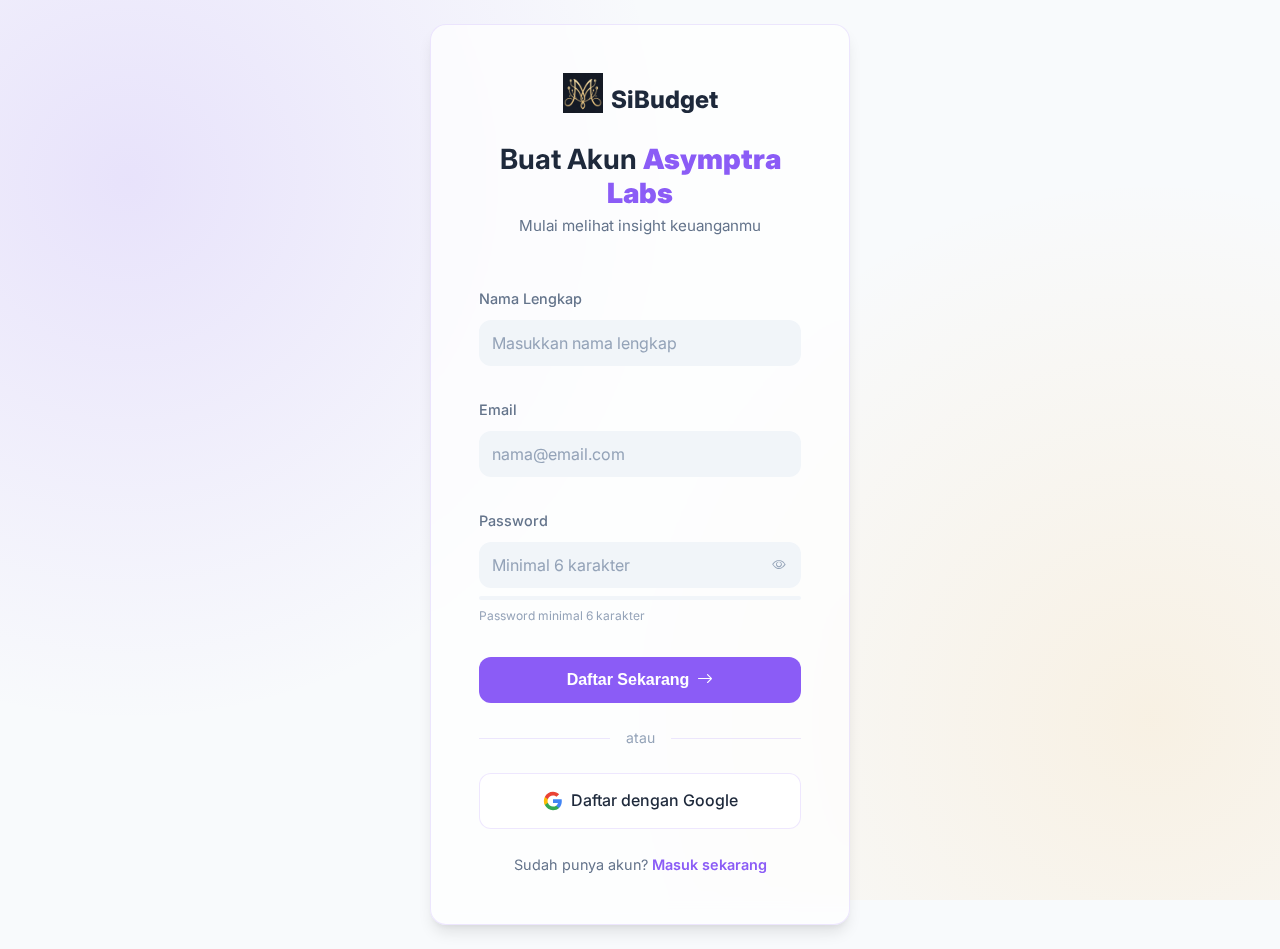
<file: templates/register.html>
<!DOCTYPE html>
<html lang="id">

<head>
    <meta charset="UTF-8">
    <meta name="viewport" content="width=device-width, initial-scale=1.0">
    <meta name="description" content="Join SIBudget - the AI-powered expense tracker that understands your emotions. Start tracking how feelings influence your spending habits.">
    <meta name="author" content="Asymptra Labs — asymptra.com">
    <meta name="robots" content="noindex, nofollow">
    <meta name="theme-color" content="#8b5cf6">
    <title>{{ title }}</title>

    <!-- Open Graph -->
    <meta property="og:type" content="website">
    <meta property="og:site_name" content="SiBudget by Asymptra">
    <meta property="og:title" content="Register - SiBudget by Asymptra | Track Your Emotional Spending">
    <meta property="og:description" content="Join SiBudget - the AI-powered emotional expense tracker by Asymptra Labs.">
    <meta property="og:image" content="https://sibudget.asymptra.com/static/assets/logo3.png">
    <meta property="og:url" content="https://sibudget.asymptra.com/register">

    <!-- Twitter Card -->
    <meta name="twitter:card" content="summary">
    <meta name="twitter:title" content="Register - SiBudget by Asymptra | Track Your Emotional Spending">
    <meta name="twitter:description" content="Join SiBudget - the AI-powered emotional expense tracker by Asymptra Labs.">
    <meta name="twitter:image" content="https://sibudget.asymptra.com/static/assets/logo3.png">

    <!-- Favicon & Icons -->
    <link rel="icon" type="image/png" href="/static/assets/logo3.png">
    <link rel="apple-touch-icon" href="/static/assets/logo3.png">
    <!-- Fonts -->
    <link rel="preconnect" href="https://fonts.googleapis.com">
    <link rel="preconnect" href="https://fonts.gstatic.com" crossorigin>
    <link href="https://fonts.googleapis.com/css2?family=Inter:wght@400;500;600;700;800&display=swap" rel="stylesheet">

    <!-- Bootstrap Icons -->
    <link rel="stylesheet" href="https://cdn.jsdelivr.net/npm/bootstrap-icons@1.11.1/font/bootstrap-icons.css">

    <!-- Styles -->
    <link rel="stylesheet" href="/static/css/main.css?v=6.0">
    <link rel="stylesheet" href="/static/css/register.css">
</head>

<body>
    <div class="auth-container">
        <div class="auth-card">
            <div class="auth-header">
                <div class="auth-logo">
                    <span class="auth-logo-icon"><img src="/static/assets/logo3.png" alt="Logo" width="40"
                            height="40"></span>
                    <span>SiBudget</span>
                </div>
                <h1 class="auth-title">Buat Akun <b style="color: var(--primary);">Asymptra Labs</b></h1>
                <p class="auth-subtitle">Mulai melihat insight keuanganmu</p>
            </div>

            <form class="auth-form" id="registerForm">
                <div class="form-group">
                    <label class="form-label" for="fullName">Nama Lengkap</label>
                    <input type="text" id="fullName" name="full_name" class="form-input"
                        placeholder="Masukkan nama lengkap" required autocomplete="name" minlength="2">
                </div>

                <div class="form-group">
                    <label class="form-label" for="email">Email</label>
                    <input type="email" id="email" name="email" class="form-input" placeholder="nama@email.com" required
                        autocomplete="email">
                </div>

                <div class="form-group">
                    <label class="form-label" for="password">Password</label>
                    <div class="password-toggle">
                        <input type="password" id="password" name="password" class="form-input"
                            placeholder="Minimal 6 karakter" required autocomplete="new-password" minlength="6">
                        <button type="button" class="toggle-btn" onclick="togglePassword()">
                            <i class="bi bi-eye" id="toggleIcon"></i>
                        </button>
                    </div>
                    <div class="password-strength">
                        <div class="password-strength-bar" id="strengthBar"></div>
                    </div>
                    <span class="form-hint" id="strengthHint">Password minimal 6 karakter</span>
                </div>

                <button type="submit" class="auth-btn" id="registerBtn">
                    <span>Daftar Sekarang</span>
                    <i class="bi bi-arrow-right"></i>
                </button>
            </form>

            <div class="auth-divider">
                <span class="auth-divider-text">atau</span>
            </div>

            <a href="/api/auth/google" class="google-btn">
                <svg class="google-icon" viewBox="0 0 24 24">
                    <path fill="#4285F4"
                        d="M22.56 12.25c0-.78-.07-1.53-.2-2.25H12v4.26h5.92c-.26 1.37-1.04 2.53-2.21 3.31v2.77h3.57c2.08-1.92 3.28-4.74 3.28-8.09z" />
                    <path fill="#34A853"
                        d="M12 23c2.97 0 5.46-.98 7.28-2.66l-3.57-2.77c-.98.66-2.23 1.06-3.71 1.06-2.86 0-5.29-1.93-6.16-4.53H2.18v2.84C3.99 20.53 7.7 23 12 23z" />
                    <path fill="#FBBC05"
                        d="M5.84 14.09c-.22-.66-.35-1.36-.35-2.09s.13-1.43.35-2.09V7.07H2.18C1.43 8.55 1 10.22 1 12s.43 3.45 1.18 4.93l2.85-2.22.81-.62z" />
                    <path fill="#EA4335"
                        d="M12 5.38c1.62 0 3.06.56 4.21 1.64l3.15-3.15C17.45 2.09 14.97 1 12 1 7.7 1 3.99 3.47 2.18 7.07l3.66 2.84c.87-2.6 3.3-4.53 6.16-4.53z" />
                </svg>
                <span>Daftar dengan Google</span>
            </a>

            <div class="auth-footer">
                <p>Sudah punya akun? <a href="/login">Masuk sekarang</a></p>
            </div>
        </div>
    </div>

    <script src="/static/js/register.js"></script>
</body>

</html>
</file>
<file: static/css/main.css>
/* Dompet Curhat - Main Stylesheet */

/* ==================== CSS Variables ==================== */
:root {
    /* Color Palette - MahaLabs Theme */
    --primary: #8b5cf6;
    /* Violet-500 */
    --primary-dark: #7c3aed;
    /* Violet-600 */
    --primary-light: #a78bfa;
    /* Violet-400 */
    --primary-subtle: #f5f3ff;
    /* Violet-50 */

    --secondary: #f59e0b;
    /* Amber-500 */
    --secondary-dark: #d97706;
    /* Amber-600 */

    /* Emotion Colors */
    --emotion-senang: #10b981;
    --emotion-sedih: #6366f1;
    --emotion-marah: #ef4444;
    --emotion-stress: #f59e0b;
    --emotion-lapar: #f97316;
    --emotion-netral: #64748b;

    /* Neutral Colors - Light Mode */
    --bg-primary: #f8fafc;
    --bg-secondary: #f1f5f9;
    --bg-card: #ffffff;
    --bg-input: #f1f5f9;

    --text-primary: #1e293b;
    --text-secondary: #64748b;
    --text-muted: #94a3b8;

    /* Glass Effect */
    --glass-bg: rgba(255, 255, 255, 0.7);
    --glass-border: rgba(139, 92, 246, 0.15);

    /* Shadows */
    --shadow-sm: 0 1px 2px rgba(0, 0, 0, 0.05);
    --shadow-md: 0 4px 6px -1px rgba(0, 0, 0, 0.1), 0 2px 4px -1px rgba(0, 0, 0, 0.06);
    --shadow-lg: 0 10px 15px -3px rgba(0, 0, 0, 0.1), 0 4px 6px -2px rgba(0, 0, 0, 0.05);
    --shadow-xl: 0 20px 25px -5px rgba(0, 0, 0, 0.1), 0 10px 10px -5px rgba(0, 0, 0, 0.04);

    /* Spacing */
    --spacing-xs: 0.25rem;
    --spacing-sm: 0.5rem;
    --spacing-md: 1rem;
    --spacing-lg: 1.5rem;
    --spacing-xl: 3rem;

    /* Border Radius */
    --radius-sm: 0.5rem;
    --radius-md: 0.75rem;
    --radius-lg: 1rem;
    --radius-full: 9999px;

    /* Font */
    --font-family: 'Inter', system-ui, -apple-system, sans-serif;
}

[data-theme="dark"] {
    /* Pitch Black Theme (OLED Friendly) */
    --bg-primary: #000000;
    --bg-secondary: #050505;
    --bg-card: #0a0a0a;
    --bg-input: #121212;

    --text-primary: #ffffff;
    --text-secondary: #cbd5e1;
    --text-muted: #64748b;

    --primary-subtle: rgba(139, 92, 246, 0.15);

    --glass-bg: rgba(5, 5, 5, 0.9);
    --glass-border: rgba(139, 92, 246, 0.25);

    --shadow-sm: 0 1px 2px rgba(0, 0, 0, 1);
    --shadow-md: 0 4px 6px -1px rgba(0, 0, 0, 0.9);

    --emotion-netral: #475569;
}

/* Transitions */
body,
.app-header,
.card,
.nav-link,
.nav-btn,
.user-btn,
.user-dropdown {
    transition: all 0.3s ease;
}

/* ==================== Reset & Base ==================== */
*,
*::before,
*::after {
    box-sizing: border-box;
    margin: 0;
    padding: 0;
}

html {
    font-size: 16px;
    scroll-behavior: smooth;
}

body {
    font-family: var(--font-family);
    background-color: var(--bg-primary);
    color: var(--text-primary);
    line-height: 1.6;
    min-height: 100vh;
    overflow-x: hidden;
    /* Aurora Gradient Background */
    background-image:
        radial-gradient(circle at 10% 20%, rgba(139, 92, 246, 0.15) 0%, transparent 40%),
        radial-gradient(circle at 90% 80%, rgba(245, 158, 11, 0.1) 0%, transparent 40%);
    background-attachment: fixed;
}

/* ==================== Chat Container ==================== */
.chat-container {
    flex: 1;
    display: flex;
    flex-direction: column;
    max-width: 800px;
    margin: 0 auto;
    width: 100%;
    padding: var(--spacing-md);
    overflow: hidden;
    position: relative;
    height: calc(100vh - 70px);
    /* Subtract header height */
}

.chat-messages {
    flex: 1;
    overflow-y: auto;
    padding: var(--spacing-sm);
    display: flex;
    flex-direction: column;
    gap: var(--spacing-md);
    scroll-behavior: smooth;
    padding-bottom: 20px;
}

/* ==================== Chat Bubbles ==================== */
.message {
    display: flex;
    gap: 12px;
    max-width: 85%;
    animation: slideUp 0.3s ease;
    align-items: flex-start;
}

.message.user {
    align-self: flex-end;
    flex-direction: row-reverse;
}

.message.assistant {
    align-self: flex-start;
}

.message-avatar {
    width: 36px;
    height: 36px;
    border-radius: 50%;
    display: flex;
    align-items: center;
    justify-content: center;
    font-size: 1.1rem;
    flex-shrink: 0;
    box-shadow: var(--shadow-sm);
}

.message.user .message-avatar {
    background: linear-gradient(135deg, var(--primary), var(--primary-dark));
    color: white;
}

.message.assistant .message-avatar {
    background: var(--bg-card);
    color: var(--primary);
    border: 1px solid var(--glass-border);
}

.message-content {
    padding: 12px 18px;
    border-radius: 18px;
    line-height: 1.6;
    font-size: 0.95rem;
    position: relative;
    word-wrap: break-word;
    box-shadow: var(--shadow-sm);
}

/* User Bubble style */
.message.user .message-content {
    background: var(--primary);
    color: white;
    border-bottom-right-radius: 4px;
}

/* Assistant Bubble style */
.message.assistant .message-content {
    background: var(--bg-card);
    color: var(--text-primary);
    border: 1px solid var(--glass-border);
    border-bottom-left-radius: 4px;
}

/* Chat Input Area */
.chat-input-container {
    background: var(--bg-card);
    border: 1px solid var(--glass-border);
    border-radius: var(--radius-full);
    padding: 8px 16px;
    display: flex;
    align-items: center;
    gap: 10px;
    box-shadow: var(--shadow-lg);
    margin-top: auto;
    /* Push to bottom */
    transition: all 0.3s ease;
}

.chat-input-container:focus-within {
    box-shadow: 0 0 0 2px rgba(139, 92, 246, 0.2), var(--shadow-lg);
    transform: translateY(-2px);
}

.chat-input {
    flex: 1;
    border: none;
    background: transparent;
    padding: 10px;
    font-size: 1rem;
    color: var(--text-primary);
    outline: none;
}

.chat-btn {
    width: 40px;
    height: 40px;
    border-radius: 50%;
    border: none;
    display: flex;
    align-items: center;
    justify-content: center;
    cursor: pointer;
    transition: all 0.2s;
    font-size: 1.1rem;
}

.chat-btn.upload {
    background: transparent;
    color: var(--text-secondary);
}

.chat-btn.upload:hover {
    background: var(--bg-secondary);
    color: var(--primary);
}

.chat-btn.send {
    background: var(--primary);
    color: white;
}

.chat-btn.send:hover {
    background: var(--primary-dark);
    transform: scale(1.05);
}

/* Quick Actions */
.quick-actions {
    display: flex;
    gap: 10px;
    overflow-x: auto;
    padding-bottom: 15px;
    margin-bottom: 10px;
    scrollbar-width: none;
    /* Hide scrollbar */
}

.quick-action {
    background: var(--bg-card);
    border: 1px solid var(--glass-border);
    padding: 8px 16px;
    border-radius: var(--radius-full);
    color: var(--text-secondary);
    font-size: 0.85rem;
    white-space: nowrap;
    cursor: pointer;
    transition: all 0.2s;
    display: flex;
    align-items: center;
    gap: 6px;
}

/* ==================== Typography ==================== */
h1,
h2,
h3,
h4,
h5,
h6 {
    font-weight: 700;
    line-height: 1.2;
    color: var(--text-primary);
}

a {
    color: var(--primary);
    text-decoration: none;
    transition: color 0.2s;
}

a:hover {
    color: var(--primary-dark);
}

/* ==================== Header & Nav ==================== */
.app-header {
    background: var(--glass-bg);
    backdrop-filter: blur(16px);
    -webkit-backdrop-filter: blur(16px);
    border-bottom: 1px solid var(--glass-border);
    position: sticky;
    top: 0;
    z-index: 50;
    height: 70px;
    display: flex;
    align-items: center;
}

.header-content {
    display: flex;
    align-items: center;
    justify-content: space-between;
    width: 100%;
    max-width: 1200px;
    margin: 0 auto;
    padding: 0 var(--spacing-lg);
}

.logo {
    display: flex;
    align-items: center;
    gap: var(--spacing-sm);
    font-size: 1.25rem;
    font-weight: 700;
    color: var(--text-primary);
}

.logo-icon {
    font-size: 1.5rem;
    color: var(--primary);
}

.nav-links {
    display: flex;
    gap: 4px;
    background: var(--bg-secondary);
    padding: 4px;
    border-radius: var(--radius-full);
}

.nav-link {
    padding: 0.5rem 1.25rem;
    border-radius: var(--radius-full);
    color: var(--text-secondary);
    font-weight: 500;
    font-size: 0.9rem;
}

.nav-link:hover {
    color: var(--text-primary);
    background: rgba(0, 0, 0, 0.03);
}

.nav-link.active {
    background: var(--bg-card);
    color: var(--primary);
    box-shadow: var(--shadow-sm);
    font-weight: 600;
}

.nav-right {
    display: flex;
    align-items: center;
    gap: var(--spacing-md);
}

.nav-btn {
    background: transparent;
    border: none;
    color: var(--text-secondary);
    font-size: 1.2rem;
    padding: 0.5rem;
    border-radius: var(--radius-full);
    cursor: pointer;
    display: flex;
    align-items: center;
    justify-content: center;
}

.nav-btn:hover {
    background: var(--bg-secondary);
    color: var(--primary);
}

/* ==================== User Menu ==================== */
.user-menu {
    position: relative;
}

.user-btn {
    display: flex;
    align-items: center;
    gap: var(--spacing-sm);
    background: transparent;
    border: none;
    cursor: pointer;
    padding: 4px 8px 4px 4px;
    border-radius: var(--radius-full);
    border: 1px solid transparent;
}

.user-btn:hover,
.user-btn:focus {
    background: var(--bg-secondary);
    border-color: var(--glass-border);
}

.user-avatar {
    width: 32px;
    height: 32px;
    border-radius: 50%;
    object-fit: cover;
}

.user-avatar-placeholder {
    width: 32px;
    height: 32px;
    border-radius: 50%;
    background: linear-gradient(135deg, var(--primary), var(--primary-dark));
    color: white;
    display: flex;
    align-items: center;
    justify-content: center;
    font-size: 0.9rem;
}

.user-name {
    font-size: 0.9rem;
    font-weight: 600;
    color: var(--text-primary);
    display: none;
    /* Hide on small screens, show on md+ */
}

@media (min-width: 768px) {
    .user-name {
        display: block;
    }
}

.user-dropdown {
    position: absolute;
    top: 100%;
    right: 0;
    margin-top: var(--spacing-sm);
    background: var(--bg-card);
    border: 1px solid var(--glass-border);
    border-radius: var(--radius-md);
    box-shadow: var(--shadow-lg);
    width: 200px;
    opacity: 0;
    transform: translateY(10px);
    pointer-events: none;
    z-index: 100;
    overflow: hidden;
}

.user-dropdown.active {
    opacity: 1;
    transform: translateY(0);
    pointer-events: auto;
}

.dropdown-header {
    padding: var(--spacing-md);
    border-bottom: 1px solid var(--bg-secondary);
}

.dropdown-email {
    display: block;
    font-size: 0.85rem;
    color: var(--text-secondary);
    white-space: nowrap;
    overflow: hidden;
    text-overflow: ellipsis;
}

.dropdown-item {
    display: flex;
    align-items: center;
    gap: var(--spacing-sm);
    padding: var(--spacing-sm) var(--spacing-md);
    color: var(--text-primary);
    font-size: 0.9rem;
    transition: background 0.2s;
}

.dropdown-item:hover {
    background: var(--bg-secondary);
    color: var(--emotion-marah);
}

/* ==================== Utilities & Components ==================== */
.btn-pill {
    padding: 0.5rem 1rem;
    border-radius: var(--radius-full);
    font-weight: 600;
    font-size: 0.9rem;
    cursor: pointer;
    border: 1px solid var(--glass-border);
    background: var(--bg-card);
    color: var(--text-primary);
    display: inline-flex;
    align-items: center;
    gap: 6px;
    transition: all 0.2s;
}

.btn-pill:hover {
    transform: translateY(-1px);
    box-shadow: var(--shadow-sm);
}

.btn-pill.primary {
    background: var(--primary);
    border-color: var(--primary);
    color: white;
}

.btn-pill.primary:hover {
    background: var(--primary-dark);
}

.btn-icon-small {
    background: var(--bg-secondary);
    width: 28px;
    height: 28px;
    border-radius: 50%;
    display: flex;
    align-items: center;
    justify-content: center;
    border: none;
    cursor: pointer;
    color: var(--text-secondary);
    transition: all 0.2s;
}

.btn-icon-small:hover {
    background: var(--primary);
    color: white;
}

/* ==================== Cards ==================== */
.card {
    background: var(--glass-bg);
    border: 1px solid var(--glass-border);
    backdrop-filter: blur(10px);
    border-radius: var(--radius-lg);
    padding: var(--spacing-lg);
    box-shadow: var(--shadow-sm);
}

.card:hover {
    box-shadow: var(--shadow-md);
    border-color: rgba(139, 92, 246, 0.3);
}

.card-header {
    display: flex;
    justify-content: space-between;
    align-items: flex-start;
    margin-bottom: var(--spacing-lg);
}

.card-title {
    font-size: 1.1rem;
    font-weight: 700;
    display: flex;
    align-items: center;
    gap: var(--spacing-sm);
}

/* ==================== Layout ==================== */
.container {
    max-width: 1200px;
    margin: 0 auto;
    padding: 0 var(--spacing-md);
}

.app-layout {
    display: flex;
    flex-direction: column;
    height: 100vh;
    overflow: hidden;
}

/* ==================== Welcome / Empty State ==================== */
.welcome-hero {
    text-align: center;
    padding: var(--spacing-xl) var(--spacing-md);
    margin-bottom: var(--spacing-lg);
    position: relative;
    z-index: 10;
}

.welcome-title {
    font-size: 3rem;
    font-weight: 800;
    line-height: 1.1;
    margin-bottom: var(--spacing-md);
    letter-spacing: -0.03em;
    background: linear-gradient(135deg, var(--primary-dark), var(--primary-light));
    -webkit-background-clip: text;
    -webkit-text-fill-color: transparent;
    background-clip: text;
}

[data-theme="dark"] .welcome-title {
    background: linear-gradient(135deg, var(--primary), var(--primary-light));
}

.welcome-subtitle {
    color: var(--text-secondary);
    font-size: 1.2rem;
    max-width: 600px;
    margin: 0 auto;
    font-weight: 400;
}

.empty-state {
    text-align: center;
    padding: var(--spacing-xl);
    color: var(--text-muted);
}

.empty-state-icon {
    font-size: 3rem;
    margin-bottom: var(--spacing-md);
}

.empty-placeholder {
    display: flex;
    flex-direction: column;
    align-items: center;
    justify-content: center;
    padding: var(--spacing-lg);
    border: 2px dashed var(--glass-border);
    border-radius: var(--radius-md);
    color: var(--text-muted);
    text-align: center;
    background: rgba(255, 255, 255, 0.02);
}

.empty-placeholder i {
    font-size: 2rem;
    margin-bottom: 8px;
    opacity: 0.5;
}

.empty-placeholder p {
    font-weight: 600;
    margin-bottom: 4px;
}

.empty-placeholder small {
    font-size: 0.8rem;
    opacity: 0.8;
}

/* ==================== Header ==================== */
/* ==================== Grid Layouts ==================== */
.dashboard-container {
    max-width: 1200px;
    margin: 0 auto;
    padding: var(--spacing-lg);
    width: 100%;
}

.dashboard-hero {
    display: flex;
    justify-content: space-between;
    align-items: flex-end;
    margin-bottom: var(--spacing-lg);
    gap: var(--spacing-md);
    flex-wrap: wrap;
}

.hero-title {
    font-size: 2rem;
    background: linear-gradient(135deg, var(--primary), var(--secondary));
    -webkit-background-clip: text;
    -webkit-text-fill-color: transparent;
    margin-bottom: var(--spacing-xs);
    line-height: 1.2;
}

.hero-subtitle {
    color: var(--text-secondary);
    font-size: 0.95rem;
}

.hero-actions {
    display: flex;
    gap: var(--spacing-md);
    flex-wrap: wrap;
    align-items: center;
    justify-content: flex-end;
}

.btn-hero-action {
    background: linear-gradient(135deg, var(--primary), var(--primary-dark));
    color: white;
    border: none;
    padding: 0.75rem 1.75rem;
    border-radius: var(--radius-full);
    font-weight: 600;
    font-size: 0.95rem;
    cursor: pointer;
    box-shadow: 0 4px 15px rgba(139, 92, 246, 0.4);
    transition: all 0.3s ease;
    letter-spacing: 0.02em;
}

.btn-hero-action:hover {
    transform: translateY(-2px);
    box-shadow: 0 8px 20px rgba(139, 92, 246, 0.5);
    filter: brightness(1.1);
}

.btn-hero-action:active {
    transform: translateY(0);
}

/* 3-Row Grid System */
/* Row 1: Weekly & Donut */
.dash-grid-top {
    display: grid;
    grid-template-columns: 1.6fr 1fr;
    gap: var(--spacing-lg);
    margin-bottom: var(--spacing-lg);
}

/* Row 2: Emotion & Savings */
.dash-grid-mid {
    display: grid;
    grid-template-columns: 1fr 1fr;
    gap: var(--spacing-lg);
    margin-bottom: var(--spacing-lg);
}

/* Row 3: Forecast & Chat */
.row-bottom {
    display: grid;
    grid-template-columns: 1fr 2fr;
    gap: var(--spacing-lg);
    margin-bottom: var(--spacing-lg);
}

@media (max-width: 900px) {

    .dash-grid-top,
    .dash-grid-mid,
    .row-bottom {
        grid-template-columns: 1fr;
    }
}

@media (max-width: 600px) {
    .nav-link {
        padding: 0.5rem 0.75rem;
        font-size: 0.85rem;
    }

    .nav-links {
        gap: 2px;
    }

    .logo-icon {
        font-size: 1.25rem;
    }

    .logo span:not(.logo-icon) {
        display: none;
    }

    .hero-actions {
        display: flex;
        width: 100%;
        margin-top: var(--spacing-md);
    }

    .btn-hero-action {
        width: 100%;
        text-align: center;
        justify-content: center;
        display: flex;
        padding: 0.85rem 1.5rem;
    }

    .btn-pill {
        width: 100%;
        text-align: center;
        justify-content: center;
        padding: 0.75rem 1rem;
        font-size: 0.9rem;
    }
}

/* ==================== Specific Card Styles ==================== */
/* Weekly Card */
.weekly-body-v2 {
    display: flex;
    justify-content: space-between;
    align-items: center;
}

.metric-big {
    display: flex;
    flex-direction: column;
}

.metric-label {
    font-size: 0.9rem;
    color: var(--text-muted);
}

.metric-value {
    font-size: 2.5rem;
    font-weight: 800;
    line-height: 1.1;
    color: var(--text-primary);
}

.metric-change {
    margin-top: 4px;
    font-size: 0.9rem;
    font-weight: 600;
}

.mini-chart-container {
    width: 60%;
    height: 100px;
}

.weekly-bars {
    display: flex;
    justify-content: space-between;
    align-items: flex-end;
    height: 100%;
}

.weekly-bar {
    display: flex;
    flex-direction: column;
    align-items: center;
    gap: 4px;
    flex: 1;
}

.bar-fill {
    width: 12px;
    background: var(--primary-light);
    border-radius: 10px;
    transition: height 0.5s ease;
}

.bar-label {
    font-size: 0.7rem;
    color: var(--text-muted);
}

/* Category Donut */
.category-body {
    display: flex;
    align-items: center;
    gap: var(--spacing-lg);
}

.chart-wrapper {
    width: 140px;
    height: 140px;
    position: relative;
    flex-shrink: 0;
}

.category-legend {
    display: flex;
    flex-direction: column;
    gap: 6px;
    font-size: 0.85rem;
}

.legend-item {
    display: flex;
    align-items: center;
    gap: 8px;
    color: var(--text-secondary);
}

.legend-color {
    width: 10px;
    height: 10px;
    border-radius: 50%;
}

/* Emotion Card */
.emotion-body-v2 {
    display: flex;
    flex-direction: column;
    gap: var(--spacing-md);
}

.emotion-main {
    display: flex;
    justify-content: space-between;
    align-items: center;
}

.emotion-badge {
    display: inline-flex;
    align-items: center;
    gap: 8px;
    padding: 0.5rem 1rem;
    border-radius: var(--radius-full);
    font-weight: 600;
    background: var(--bg-secondary);
}

.emotion-badge.large {
    font-size: 1.1rem;
}

.emotion-correlation {
    background: rgba(139, 92, 246, 0.05);
    border-left: 3px solid var(--primary);
    padding: var(--spacing-md);
    border-radius: 0 var(--radius-md) var(--radius-md) 0;
    font-size: 0.9rem;
    color: var(--text-secondary);
}

/* Forecast Card */
.forecast-card {
    background: linear-gradient(135deg, #059669, #047857);
    border: none;
    color: white;
    display: flex;
    align-items: center;
    gap: var(--spacing-lg);
}

.forecast-icon {
    font-size: 2.5rem;
    opacity: 0.9;
}

.forecast-title {
    text-transform: uppercase;
    letter-spacing: 1px;
    font-size: 0.75rem;
    opacity: 0.9;
    font-weight: 700;
    margin-bottom: 4px;
    color: rgba(255, 255, 255, 0.9);
}

.forecast-text {
    font-size: 1.1rem;
    font-weight: 600;
    line-height: 1.4;
    color: white;
}

/* Chat Compact */
.chat-compact {
    cursor: pointer;
    display: flex;
    flex-direction: column;
    justify-content: center;
}

.chat-input-fake {
    display: flex;
    align-items: center;
    justify-content: space-between;
    background: var(--bg-input);
    padding: 0.75rem 1rem;
    border-radius: var(--radius-full);
    color: var(--text-muted);
    border: 1px solid var(--glass-border);
}

.chat-badge-new {
    background: var(--emotion-senang);
    color: white;
    font-size: 0.7rem;
    padding: 2px 8px;
    border-radius: var(--radius-full);
    font-weight: 700;
}

/* ==================== Modal ==================== */
dialog.modal {
    border: none;
    border-radius: var(--radius-lg);
    background: transparent;
    padding: 0;
    width: 90%;
    max-width: 480px;
    margin: auto;
}

dialog.modal::backdrop {
    background: rgba(0, 0, 0, 0.3);
    backdrop-filter: blur(4px);
}

.modal-content {
    background: var(--bg-card);
    padding: var(--spacing-lg);
    border-radius: var(--radius-lg);
    border: 1px solid var(--glass-border);
    box-shadow: var(--shadow-xl);
}

.modal-header {
    display: flex;
    justify-content: space-between;
    align-items: center;
    margin-bottom: var(--spacing-lg);
}

.btn-close {
    background: transparent;
    border: none;
    font-size: 1.5rem;
    cursor: pointer;
    color: var(--text-muted);
}

.form-group {
    margin-bottom: var(--spacing-md);
}

.form-group label {
    display: block;
    margin-bottom: 6px;
    font-size: 0.9rem;
    font-weight: 500;
    color: var(--text-secondary);
}

.form-group input,
.form-group select {
    width: 100%;
    padding: 0.75rem;
    border-radius: var(--radius-md);
    background: var(--bg-input);
    border: 1px solid transparent;
    color: var(--text-primary);
    font-family: inherit;
    transition: all 0.2s;
}

.form-group input:focus,
.form-group select:focus {
    outline: none;
    border-color: var(--primary);
    background: var(--bg-card);
}

.modal-actions {
    display: flex;
    justify-content: flex-end;
    gap: var(--spacing-sm);
    margin-top: var(--spacing-lg);
}

/* ==================== Animations ==================== */
@keyframes slideUp {
    from {
        opacity: 0;
        transform: translateY(20px);
    }

    to {
        opacity: 1;
        transform: translateY(0);
    }
}

.animate-enter {
    animation: slideUp 0.6s cubic-bezier(0.16, 1, 0.3, 1) forwards;
    opacity: 0;
    /* Starte hidden */
}

.animate-delay-1 {
    animation-delay: 0.1s;
}

.animate-delay-2 {
    animation-delay: 0.2s;
}

.animate-delay-3 {
    animation-delay: 0.3s;
}

.animate-delay-4 {
    animation-delay: 0.4s;
}

/* ==================== Expense Saved Card ==================== */
.expense-saved-card {
    background: var(--bg-card);
    border: 1px solid var(--glass-border);
    border-radius: var(--radius-md);
    margin-top: 12px;
    overflow: hidden;
    box-shadow: var(--shadow-sm);
    animation: fadeIn 0.4s ease;
}

.saved-header {
    display: flex;
    justify-content: space-between;
    align-items: center;
    padding: 10px 14px;
    background: var(--bg-secondary);
    border-bottom: 1px solid var(--glass-border);
}

.saved-badge {
    display: inline-flex;
    align-items: center;
    gap: 6px;
    font-size: 0.8rem;
    font-weight: 700;
    color: var(--emotion-senang);
    background: rgba(16, 185, 129, 0.1);
    padding: 4px 10px;
    border-radius: var(--radius-full);
}

.edit-toggle-btn {
    background: transparent;
    border: 1px solid var(--glass-border);
    color: var(--text-secondary);
    font-size: 0.8rem;
    padding: 4px 10px;
    border-radius: var(--radius-sm);
    cursor: pointer;
    transition: all 0.2s;
    font-weight: 500;
    display: flex;
    align-items: center;
    gap: 4px;
}

.edit-toggle-btn:hover {
    background: var(--bg-card);
    color: var(--primary);
    border-color: var(--primary);
}

.saved-details {
    padding: 14px;
}

.saved-row {
    display: flex;
    justify-content: space-between;
    align-items: center;
    margin-bottom: 8px;
    font-size: 0.9rem;
}

.saved-row:last-child {
    margin-bottom: 0;
}

.saved-label {
    color: var(--text-muted);
}

.saved-value {
    font-weight: 600;
    color: var(--text-primary);
    text-align: right;
}

.saved-value.amount {
    font-family: monospace;
    font-size: 1rem;
    color: var(--primary);
}

.saved-value.emotion {
    font-size: 0.8rem;
    padding: 2px 8px;
    border-radius: var(--radius-sm);
    color: white;
}

.saved-value.emotion.emotion-senang {
    background: var(--emotion-senang);
}

.saved-value.emotion.emotion-sedih {
    background: var(--emotion-sedih);
}

.saved-value.emotion.emotion-marah {
    background: var(--emotion-marah);
}

.saved-value.emotion.emotion-stress {
    background: var(--emotion-stress);
}

.saved-value.emotion.emotion-lapar {
    background: var(--emotion-lapar);
}

.saved-value.emotion.emotion-netral {
    background: var(--emotion-netral);
}

/* Edit Form Styles */
.edit-form {
    padding: 14px;
    background: var(--bg-input);
}

.edit-row {
    margin-bottom: 12px;
}

.edit-row label {
    display: block;
    font-size: 0.8rem;
    color: var(--text-secondary);
    margin-bottom: 4px;
    font-weight: 500;
}

.edit-input {
    width: 100%;
    padding: 8px;
    border: 1px solid var(--glass-border);
    border-radius: var(--radius-sm);
    font-size: 0.9rem;
    background: var(--bg-card);
    color: var(--text-primary);
    transition: border-color 0.2s;
}

.edit-input:focus {
    outline: none;
    border-color: var(--primary);
    box-shadow: 0 0 0 2px rgba(139, 92, 246, 0.1);
}

.edit-actions {
    display: flex;
    gap: 8px;
    margin-top: 16px;
}

.edit-btn {
    flex: 1;
    padding: 8px;
    border: none;
    border-radius: var(--radius-sm);
    font-size: 0.9rem;
    font-weight: 600;
    cursor: pointer;
    display: flex;
    align-items: center;
    justify-content: center;
    gap: 6px;
    transition: transform 0.1s;
}

.edit-btn:active {
    transform: scale(0.98);
}

.edit-btn.save {
    background: var(--primary);
    color: white;
}

.edit-btn.save:hover {
    background: var(--primary-dark);
}

.edit-btn.cancel {
    background: transparent;
    border: 1px solid var(--glass-border);
    color: var(--text-secondary);
}

.edit-btn.cancel:hover {
    background: rgba(0, 0, 0, 0.05);
    color: var(--text-primary);
}

@keyframes fadeIn {
    from {
        opacity: 0;
        transform: translateY(5px);
    }

    to {
        opacity: 1;
        transform: translateY(0);
    }
}

/* ==================== SAVINGS/BUDGET ITEMS ==================== */
.savings-item {
    background: var(--glass-bg);
    border: 1px solid var(--glass-border);
    border-radius: var(--radius-lg);
    padding: var(--spacing-md);
    cursor: pointer;
    transition: all 0.3s ease;
    margin-bottom: var(--spacing-sm);
}

.savings-item:hover {
    transform: translateY(-2px);
    box-shadow: var(--shadow-md);
    border-color: var(--primary);
}

.savings-item.over-budget {
    background: linear-gradient(135deg, rgba(239, 68, 68, 0.15), rgba(220, 38, 38, 0.1));
    border-color: var(--emotion-marah);
    animation: pulse-warning 2s ease-in-out infinite;
}

.savings-item.over-budget:hover {
    border-color: var(--emotion-marah);
    box-shadow: 0 4px 20px rgba(239, 68, 68, 0.3);
}

@keyframes pulse-warning {

    0%,
    100% {
        box-shadow: 0 0 0 0 rgba(239, 68, 68, 0.4);
    }

    50% {
        box-shadow: 0 0 0 10px rgba(239, 68, 68, 0);
    }
}

.savings-info {
    display: flex;
    flex-direction: column;
    gap: var(--spacing-xs);
    margin-bottom: var(--spacing-sm);
}

.savings-name {
    font-size: 1rem;
    font-weight: 600;
    color: var(--text-primary);
    display: flex;
    align-items: center;
    gap: 8px;
}

.warning-icon {
    color: var(--emotion-marah);
    font-size: 1.1rem;
    animation: shake 0.5s ease-in-out infinite;
}

@keyframes shake {

    0%,
    100% {
        transform: translateX(0);
    }

    25% {
        transform: translateX(-3px);
    }

    75% {
        transform: translateX(3px);
    }
}

.savings-progress-text {
    font-size: 0.9rem;
    color: var(--text-secondary);
}

.savings-item.over-budget .savings-progress-text {
    color: var(--emotion-marah);
    font-weight: 600;
}

.savings-period-label {
    font-size: 0.75rem;
    color: var(--text-muted);
    background: var(--bg-secondary);
    display: inline-block;
    padding: 0.15rem 0.5rem;
    border-radius: var(--radius-full);
    width: fit-content;
}

.progress-bar-bg {
    width: 100%;
    height: 8px;
    background: var(--bg-secondary);
    border-radius: var(--radius-full);
    overflow: hidden;
}

.progress-bar-fill {
    height: 100%;
    background: linear-gradient(90deg, var(--primary), var(--secondary));
    border-radius: var(--radius-full);
    transition: width 0.5s ease, background 0.3s ease;
}

.progress-bar-fill.over-budget {
    background: linear-gradient(90deg, var(--emotion-marah), #dc2626);
}

/* Utility to hide elements visually */
.hidden-input {
    display: none !important;
}

/* Chat Input Wrapper & File Preview */
.chat-input-wrapper {
    background: var(--bg-surface);
    padding: 0 0;
    width: 100%;
    margin-top: auto;
    position: relative;
    z-index: 100;
}

.file-preview {
    margin-bottom: 8px;
    animation: slideUp 0.2s ease;
    padding: 0 8px;
}

/* ... rest of the file ... */

.preview-card {
    display: inline-flex;
    align-items: center;
    background: var(--bg-card);
    border: 1px solid var(--glass-border);
    border-radius: var(--radius-md);
    padding: 6px 10px;
    gap: 10px;
    box-shadow: var(--shadow-sm);
    max-width: 100%;
}

.preview-icon {
    font-size: 1.2rem;
    color: var(--primary);
    display: flex;
    align-items: center;
}

.preview-info {
    display: flex;
    flex-direction: column;
    min-width: 0;
}

.preview-name {
    font-size: 0.85rem;
    font-weight: 500;
    color: var(--text-primary);
    white-space: nowrap;
    overflow: hidden;
    text-overflow: ellipsis;
    max-width: 150px;
}

.preview-size {
    font-size: 0.7rem;
    color: var(--text-muted);
}

.btn-remove-file {
    background: none;
    border: none;
    color: var(--text-secondary);
    cursor: pointer;
    padding: 2px;
    display: flex;
    align-items: center;
    border-radius: 50%;
    transition: all 0.2s;
    margin-left: 4px;
}

.btn-remove-file:hover {
    background: var(--bg-secondary);
    color: var(--emotion-marah);
}

.chat-input-container {
    background: var(--bg-card);
    border: 1px solid var(--glass-border);
    border-radius: var(--radius-full);
    padding: 6px 6px 6px 12px;
    display: flex;
    align-items: center;
    gap: 8px;
    box-shadow: var(--shadow-md);
    transition: all 0.3s ease;
}

.chat-input-container:focus-within {
    border-color: var(--primary);
    box-shadow: 0 4px 12px rgba(99, 102, 241, 0.15);
}

.chat-btn.upload {
    color: var(--text-secondary);
    width: 32px;
    height: 32px;
}

.chat-btn.upload:hover {
    color: var(--primary);
    background: var(--bg-secondary);
}
</file>
<file: static/css/register.css>
.auth-container {
        min-height: 100vh;
        display: flex;
        align-items: center;
        justify-content: center;
        padding: var(--spacing-lg);
    }

    .auth-card {
        background: var(--glass-bg);
        border: 1px solid var(--glass-border);
        border-radius: var(--radius-lg);
        padding: var(--spacing-xl);
        width: 100%;
        max-width: 420px;
        backdrop-filter: blur(10px);
        box-shadow: var(--shadow-lg);
    }

    .auth-header {
        text-align: center;
        margin-bottom: var(--spacing-xl);
    }

    .auth-logo {
        display: inline-flex;
        align-items: center;
        gap: var(--spacing-sm);
        font-size: 1.5rem;
        font-weight: 800;
        color: var(--text-primary);
        margin-bottom: var(--spacing-md);
    }

    .auth-logo-icon {
        font-size: 2rem;
        background: linear-gradient(135deg, #4c1d95, #8b5cf6);
        -webkit-background-clip: text;
        -webkit-text-fill-color: transparent;
        background-clip: text;
    }

    .auth-title {
        font-size: 1.75rem;
        font-weight: 700;
        color: var(--text-primary);
        margin-bottom: var(--spacing-xs);
    }

    .auth-subtitle {
        color: var(--text-secondary);
        font-size: 0.95rem;
    }

    .auth-form {
        display: flex;
        flex-direction: column;
        gap: var(--spacing-md);
    }

    .form-group {
        display: flex;
        flex-direction: column;
        gap: var(--spacing-xs);
    }

    .form-label {
        color: var(--text-secondary);
        font-size: 0.875rem;
        font-weight: 500;
    }

    .form-input {
        background: var(--bg-input);
        border: 1px solid var(--glass-border);
        border-radius: var(--radius-md);
        padding: 0.75rem 1rem;
        font-size: 1rem;
        color: var(--text-primary);
        transition: all 0.2s ease;
        outline: none;
    }

    .form-input:focus {
        border-color: var(--primary);
        box-shadow: 0 0 0 3px rgba(124, 58, 237, 0.1);
    }

    .form-input::placeholder {
        color: var(--text-muted);
    }

    .form-hint {
        font-size: 0.75rem;
        color: var(--text-muted);
        margin-top: 2px;
    }

    .auth-btn {
        background: var(--primary);
        color: white;
        border: none;
        border-radius: var(--radius-md);
        padding: 0.875rem 1.5rem;
        font-size: 1rem;
        font-weight: 600;
        cursor: pointer;
        transition: all 0.2s ease;
        display: flex;
        align-items: center;
        justify-content: center;
        gap: var(--spacing-sm);
    }

    .auth-btn:hover {
        background: var(--primary-dark);
        transform: translateY(-1px);
        box-shadow: var(--shadow-md);
    }

    .auth-btn:disabled {
        opacity: 0.6;
        cursor: not-allowed;
        transform: none;
    }

    .auth-divider {
        display: flex;
        align-items: center;
        gap: var(--spacing-md);
        margin: var(--spacing-lg) 0;
    }

    .auth-divider::before,
    .auth-divider::after {
        content: "";
        flex: 1;
        height: 1px;
        background: var(--glass-border);
    }

    .auth-divider-text {
        color: var(--text-muted);
        font-size: 0.875rem;
    }

    .google-btn {
        background: white;
        color: var(--text-primary);
        border: 1px solid var(--glass-border);
        border-radius: var(--radius-md);
        padding: 0.875rem 1.5rem;
        font-size: 1rem;
        font-weight: 500;
        cursor: pointer;
        transition: all 0.2s ease;
        display: flex;
        align-items: center;
        justify-content: center;
        gap: var(--spacing-sm);
        width: 100%;
        text-decoration: none;
    }

    .google-btn:hover {
        background: var(--bg-secondary);
        border-color: var(--primary-light);
        transform: translateY(-1px);
        box-shadow: var(--shadow-sm);
        color: var(--text-primary);
    }

    .google-icon {
        width: 20px;
        height: 20px;
    }

    .auth-footer {
        text-align: center;
        margin-top: var(--spacing-lg);
        color: var(--text-secondary);
        font-size: 0.9rem;
    }

    .auth-footer a {
        color: var(--primary);
        font-weight: 600;
    }

    .auth-footer a:hover {
        text-decoration: underline;
    }

    .auth-error {
        background: rgba(239, 68, 68, 0.1);
        border: 1px solid rgba(239, 68, 68, 0.3);
        color: #dc2626;
        padding: var(--spacing-md);
        border-radius: var(--radius-md);
        font-size: 0.9rem;
        margin-bottom: var(--spacing-md);
        display: flex;
        align-items: center;
        gap: var(--spacing-sm);
    }

    .auth-success {
        background: rgba(16, 185, 129, 0.1);
        border: 1px solid rgba(16, 185, 129, 0.3);
        color: #059669;
        padding: var(--spacing-md);
        border-radius: var(--radius-md);
        font-size: 0.9rem;
        margin-bottom: var(--spacing-md);
        display: flex;
        align-items: center;
        gap: var(--spacing-sm);
    }

    .password-toggle {
        position: relative;
    }

    .password-toggle .toggle-btn {
        position: absolute;
        right: 12px;
        top: 50%;
        transform: translateY(-50%);
        background: none;
        border: none;
        color: var(--text-muted);
        cursor: pointer;
        padding: 4px;
    }

    .password-toggle .toggle-btn:hover {
        color: var(--text-primary);
    }

    .password-strength {
        height: 4px;
        background: var(--bg-input);
        border-radius: 2px;
        margin-top: var(--spacing-xs);
        overflow: hidden;
    }

    .password-strength-bar {
        height: 100%;
        width: 0;
        transition: all 0.3s ease;
        border-radius: 2px;
    }

    .password-strength-bar.weak {
        width: 33%;
        background: #ef4444;
    }

    .password-strength-bar.medium {
        width: 66%;
        background: #f59e0b;
    }

    .password-strength-bar.strong {
        width: 100%;
        background: #10b981;
    }

    @media (max-width: 480px) {
        .auth-card {
            padding: var(--spacing-lg);
        }

        .auth-title {
            font-size: 1.5rem;
        }
    }
</file>
